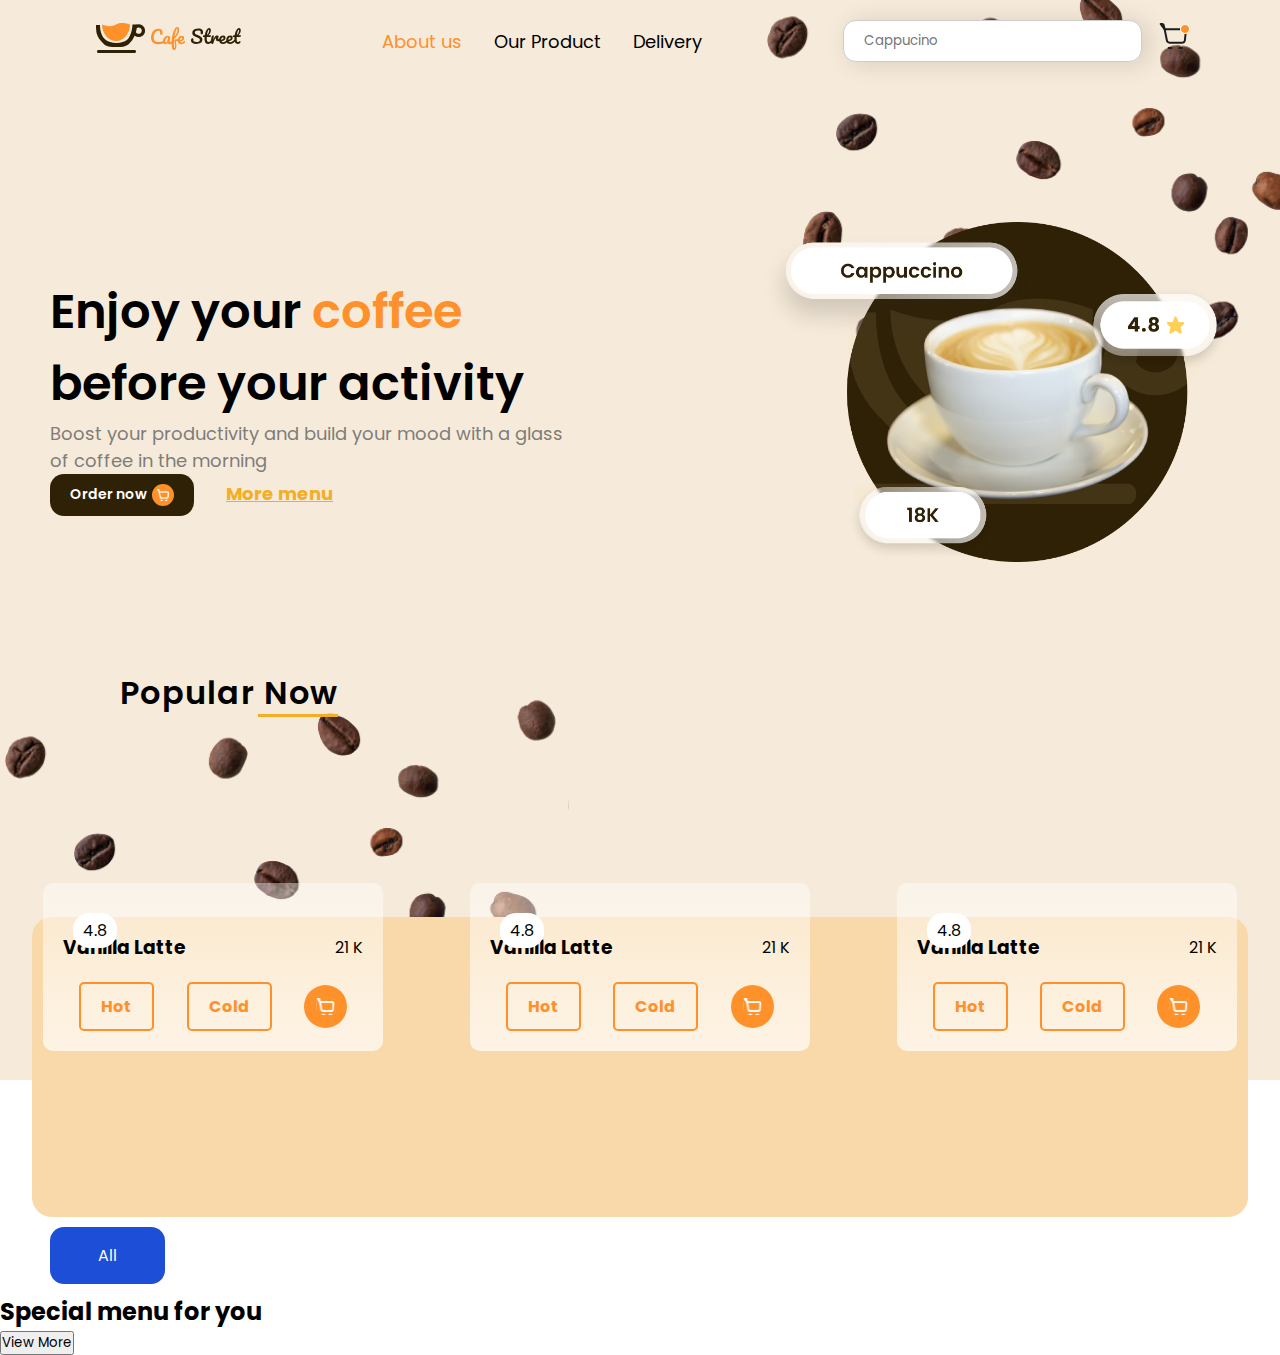
<file: index.html>
<!DOCTYPE html>
<html lang="en">
  <head>
    <meta charset="UTF-8" />
    <meta name="viewport" content="width=device-width, initial-scale=1.0" />
    <link
      rel="stylesheet"
      href="https://cdnjs.cloudflare.com/ajax/libs/font-awesome/6.6.0/css/all.min.css"
      integrity="sha512-Kc323vGBEqzTmouAECnVceyQqyqdsSiqLQISBL29aUW4U/M7pSPA/gEUZQqv1cwx4OnYxTxve5UMg5GT6L4JJg=="
      crossorigin="anonymous"
      referrerpolicy="no-referrer"
    />
    <link rel="stylesheet" href="./style.css" />
    <title>Coffee</title>
  </head>
  <body>
    <div class="container">
      <div class="main">
        <section class="navbar">
          <div class="logo">
            <img src="./img/logo_coffe.svg" alt="" />
          </div>
          <div class="tabs">
            <ul>
              <li><a href="#" class="active">About us</a></li>
              <li><a href="#">Our Product </a></li>
              <li><a href="#">Delivery</a></li>
            </ul>
          </div>
          <div class="search">
            <div class="input__search">
              <i class="fa-solid fa-magnifying-glass"></i>
              <input type="text" placeholder="Cappucino" />
            </div>
            <div class="search__btn">
              <a href="#">
                <img src="./img/icons_cart.svg" alt="" />
              </a>
            </div>
          </div>
        </section>
        <section class="hero">
          <div class="hero__left">
            <h1>Enjoy your <span>coffee</span> before your activity</h1>
            <p>
              Boost your productivity and build your mood with a glass of coffee
              in the morning
            </p>
            <div class="hero__left-btn">
              <div class="order-now">
                <a href="#" class="order__now">Order now</a>
                <img src="./img/Group 2.svg" alt="" />
              </div>
              <div class="more__menu">
                <a href="#">More menu</a>
              </div>
            </div>
          </div>
          <div class="hero__right">
            <img src="./img/img-hero.png" alt="" />
          </div>
        </section>

        <section class="popular">
          <h2 class="h2_title">Popular Now</h2>
          <div class="popular__cards">
            <div class="popular__card">
              <div class="card__img card__1">
                <span>4.8 <i class="fa-solid fa-star"></i></span>
              </div>
              <div class="card__desc">
                <div class="card__title">
                  <h3>Vanilla Latte</h3>
                  <span>21 K</span>
                </div>
                <div class="card__buttons">
                  <a href="#">Hot</a>
                  <a href="#">Cold</a>
                  <img src="./img/Frame 5.svg" alt="" />
                </div>
              </div>
            </div>
            <div class="popular__card">
              <div class="card__img card__2">
                <span>4.8 <i class="fa-solid fa-star"></i></span>
              </div>
              <div class="card__desc">
                <div class="card__title">
                  <h3>Vanilla Latte</h3>
                  <span>21 K</span>
                </div>
                <div class="card__buttons">
                  <a href="#">Hot</a>
                  <a href="#">Cold</a>
                  <img src="./img/Frame 5.svg" alt="" />
                </div>
              </div>
            </div>
            <div class="popular__card">
              <div class="card__img card__3">
                <span>4.8 <i class="fa-solid fa-star"></i></span>
              </div>
              <div class="card__desc">
                <div class="card__title">
                  <h3>Vanilla Latte</h3>
                  <span>21 K</span>
                </div>
                <div class="card__buttons">
                  <a href="#">Hot</a>
                  <a href="#">Cold</a>
                  <img src="./img/Frame 5.svg" alt="" />
                </div>
              </div>
            </div>
            <div class="path"></div>
          </div>
        </section>

        <section class="special">
          <div class="categories">
            <ul class="collection">
              <li class="item">
                <data class="data-button" value="">All</data>
              </li>
            </ul>
          </div>
          <h2 class="h2_title">Special menu for you</h2>
          <div class="special__wrapper"></div>
          <div class="btn">
            <button class="product__btn">View More</button>
          </div>
        </section>
      </div>
    </div>

    <script src="./script.js"></script>
  </body>
</html>
</file>
<file: style.css>
@import url("https://fonts.googleapis.com/css2?family=Poppins:ital,wght@0,100;0,200;0,300;0,400;0,500;0,600;0,700;0,800;0,900;1,100;1,200;1,300;1,400;1,500;1,600;1,700;1,800;1,900&display=swap");
* {
  margin: 0;
  padding: 0;
  box-sizing: border-box;
  font-family: "Poppins", sans-serif;
}

.container {
  max-width: 1440px;
  margin: auto;
}

.main {
  background-color: #f6ebda;
  background-image: url(./img/bg_img_hero.svg), url(./img/bg_img_hero.png);
  background-repeat: no-repeat;
  background-position: top right, bottom left;
  height: 120vh;
}

.navbar {
  display: flex;
  align-items: center;
  justify-content: space-around;
  padding: 20px;
}
.navbar .tabs ul {
  display: flex;
  align-items: center;
  justify-content: space-between;
  gap: 32px;
  list-style: none;
}
.navbar .tabs ul a {
  text-decoration: none;
  font-family: Poppins;
  font-size: 18px;
  font-weight: 400;
  line-height: 27px;
  text-align: left;
  color: #000000;
}
.navbar .tabs ul .active {
  color: #ff902b;
}

.search {
  display: flex;
  gap: 1rem;
}

.input__search {
  background-color: #fff;
  display: flex;
  align-items: center;
  padding: 10px 20px;
  border: 1px solid #ccc;
  border-radius: 0.8rem;
  transition: outline 0.3s;
  box-shadow: 6px 2px 24px 0px rgba(0, 0, 0, 0.1294117647);
}
.input__search .input__search:focus-within {
  outline: 2px solid #1d4ed8;
}
.input__search input {
  outline: none;
  border: none;
}

.hero {
  display: flex;
  align-items: center;
  justify-content: space-between;
  max-width: 1180px;
  margin: auto;
  margin-top: 140px;
}
.hero .hero__left {
  max-width: 45%;
}
.hero .hero__left h1 {
  font-family: Poppins;
  font-size: 48px;
  font-weight: 600;
  line-height: 72px;
  text-align: left;
}
.hero .hero__left span {
  color: #ff902b;
}
.hero .hero__left p {
  font-family: Poppins;
  font-size: 18px;
  font-weight: 400;
  line-height: 27px;
  text-align: left;
  color: #7e7d7a;
}
.hero .hero__left-btn {
  display: flex;
  align-items: center;
  gap: 2rem;
}
.hero .hero__left-btn .order-now {
  display: flex;
  align-items: center;
  gap: 5px;
  background: #2f2105;
  padding: 10px 20px;
  border-radius: 14px;
}
.hero .hero__left-btn .order-now a {
  font-family: Poppins;
  font-size: 14px;
  font-weight: 600;
  line-height: 21px;
  text-align: center;
  color: #fff;
  text-decoration: none;
}
.hero .hero__left-btn .order-now img {
  display: block;
}
.hero .hero__left-btn .order-now a {
  display: block;
}
.hero .hero__left-btn .more__menu a {
  font-family: Poppins;
  font-size: 18px;
  font-weight: 700;
  line-height: 18px;
  text-align: center;
  color: #f4ae26;
}

.hero__right {
  max-width: 40%;
}
.hero__right img {
  width: 100%;
}

.popular {
  margin-top: 100px;
  position: relative;
}
.popular .h2_title {
  font-family: Poppins;
  font-size: 32px;
  font-weight: 600;
  line-height: 48px;
  letter-spacing: 0.04em;
  text-align: left;
  margin-left: 120px;
  position: relative;
  display: inline-block;
}
.popular .h2_title::after {
  content: "";
  position: absolute;
  right: 0;
  bottom: 0;
  width: 80px;
  height: 3px;
  background: #f4ae26;
}

.popular__card {
  z-index: 99;
  top: -100px;
  width: -moz-max-content;
  width: max-content;
  padding: 20px;
  background: linear-gradient(180deg, rgba(255, 255, 255, 0.4) 0%, rgba(255, 255, 255, 0.7) 100%);
  border-radius: 10px;
  transition: 0.5s;
}
.popular__card:hover {
  transform: translateY(-15px);
  box-shadow: 0 8px 16px rgba(0, 0, 0, 0.2);
}

.popular__cards {
  display: flex;
  align-items: center;
  justify-content: space-around;
  flex-wrap: wrap;
  overflow: hidden;
  position: relative;
  height: 500px;
}

.path {
  width: 95%;
  height: 300px;
  background: #f9d9aa;
  position: relative;
  overflow: hidden;
  border-radius: 20px;
  position: absolute;
  top: 200px;
}

.path::after {
  content: "";
  position: absolute;
  top: 0;
  left: 0;
  right: 0;
  bottom: 0;
  background: inherit;
  -webkit-clip-path: polygon(20px 0, calc(100% - 20px) 0, 100% 20px, 100% calc(100% - 20px), calc(100% - 20px) 100%, 20px 100%, 0 calc(100% - 20px), 0 20px);
          clip-path: polygon(20px 0, calc(100% - 20px) 0, 100% 20px, 100% calc(100% - 20px), calc(100% - 20px) 100%, 20px 100%, 0 calc(100% - 20px), 0 20px);
}

.card__1 {
  background-image: url("./img/unsplash_RFHFV7lVQBY.png");
}

.card__2 {
  background-image: url("./img/img_product.png");
}

.card__3 {
  background-image: url("./img/img_product (1).png");
}

.card__img {
  width: 300px;
  background-repeat: no-repeat;
  background-size: contain;
  position: relative;
  margin-bottom: 30px;
}
.card__img span {
  position: absolute;
  top: 10px;
  left: 10px;
  background: #fff;
  padding: 5px 10px;
  border-radius: 1rem;
}
.card__img span i {
  color: #ffd057;
}

.card__title {
  display: flex;
  align-items: center;
  justify-content: space-between;
  width: 100%;
}
.card__title h3 {
  display: inline-block;
}

.card__buttons {
  display: flex;
  align-items: center;
  justify-content: space-around;
  margin-top: 20px;
}
.card__buttons a {
  padding: 10px 20px;
  border: 2px solid #ff902b;
  background-color: transparent;
  color: #ff902b;
  font-size: 16px;
  font-weight: bold;
  border-radius: 5px;
  cursor: pointer;
  transition: background-color 0.3s, color 0.3s;
  text-decoration: none;
}
.card__buttons a:hover {
  background-color: #ff902b;
  color: white;
}

.card__buttons p {
  max-width: 180px;
}

.card__img {
  display: flex;
  flex-direction: column;
  justify-content: center;
  align-items: center;
}
.card__img img {
  text-align: center;
  width: 50%;
  height: 50%;
}

.special__wrapper {
  display: flex;
  align-items: center;
  justify-content: center;
  gap: 2rem;
  flex-wrap: wrap;
}

.collection {
  list-style: none;
  display: flex;
  align-items: center;
  overflow: auto;
  gap: 20px;
  padding: 10px 50px;
}

.data-button {
  display: inline-block;
  padding: 1rem 3rem;
  background-color: #1d4ed8;
  color: white;
  text-align: center;
  border-radius: 14px;
  cursor: pointer;
  transition: background-color 0.3s;
  white-space: nowrap;
}

.data-button:hover {
  background-color: #1e40af;
}

.data-button:focus {
  outline: none;
  box-shadow: 0 0 0 3px rgba(66, 153, 225, 0.6);
}/*# sourceMappingURL=style.css.map */
</file>
